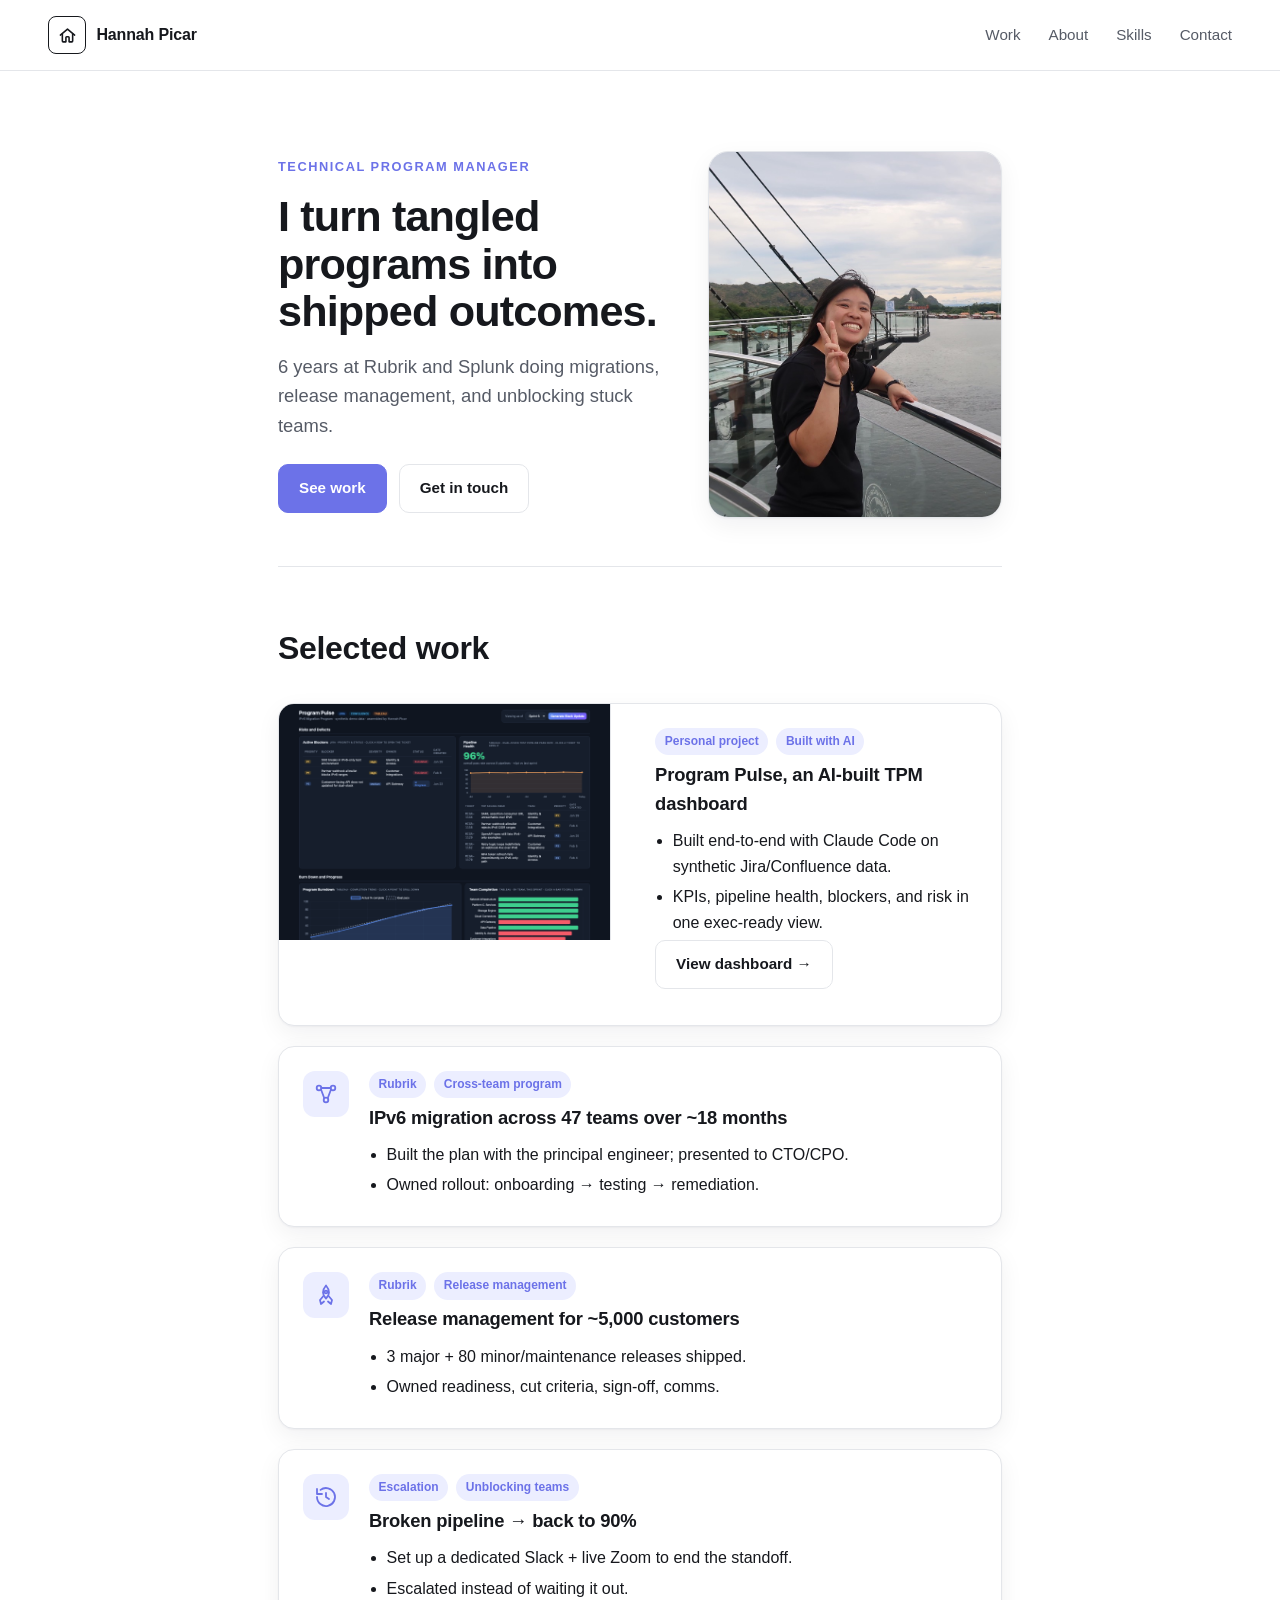
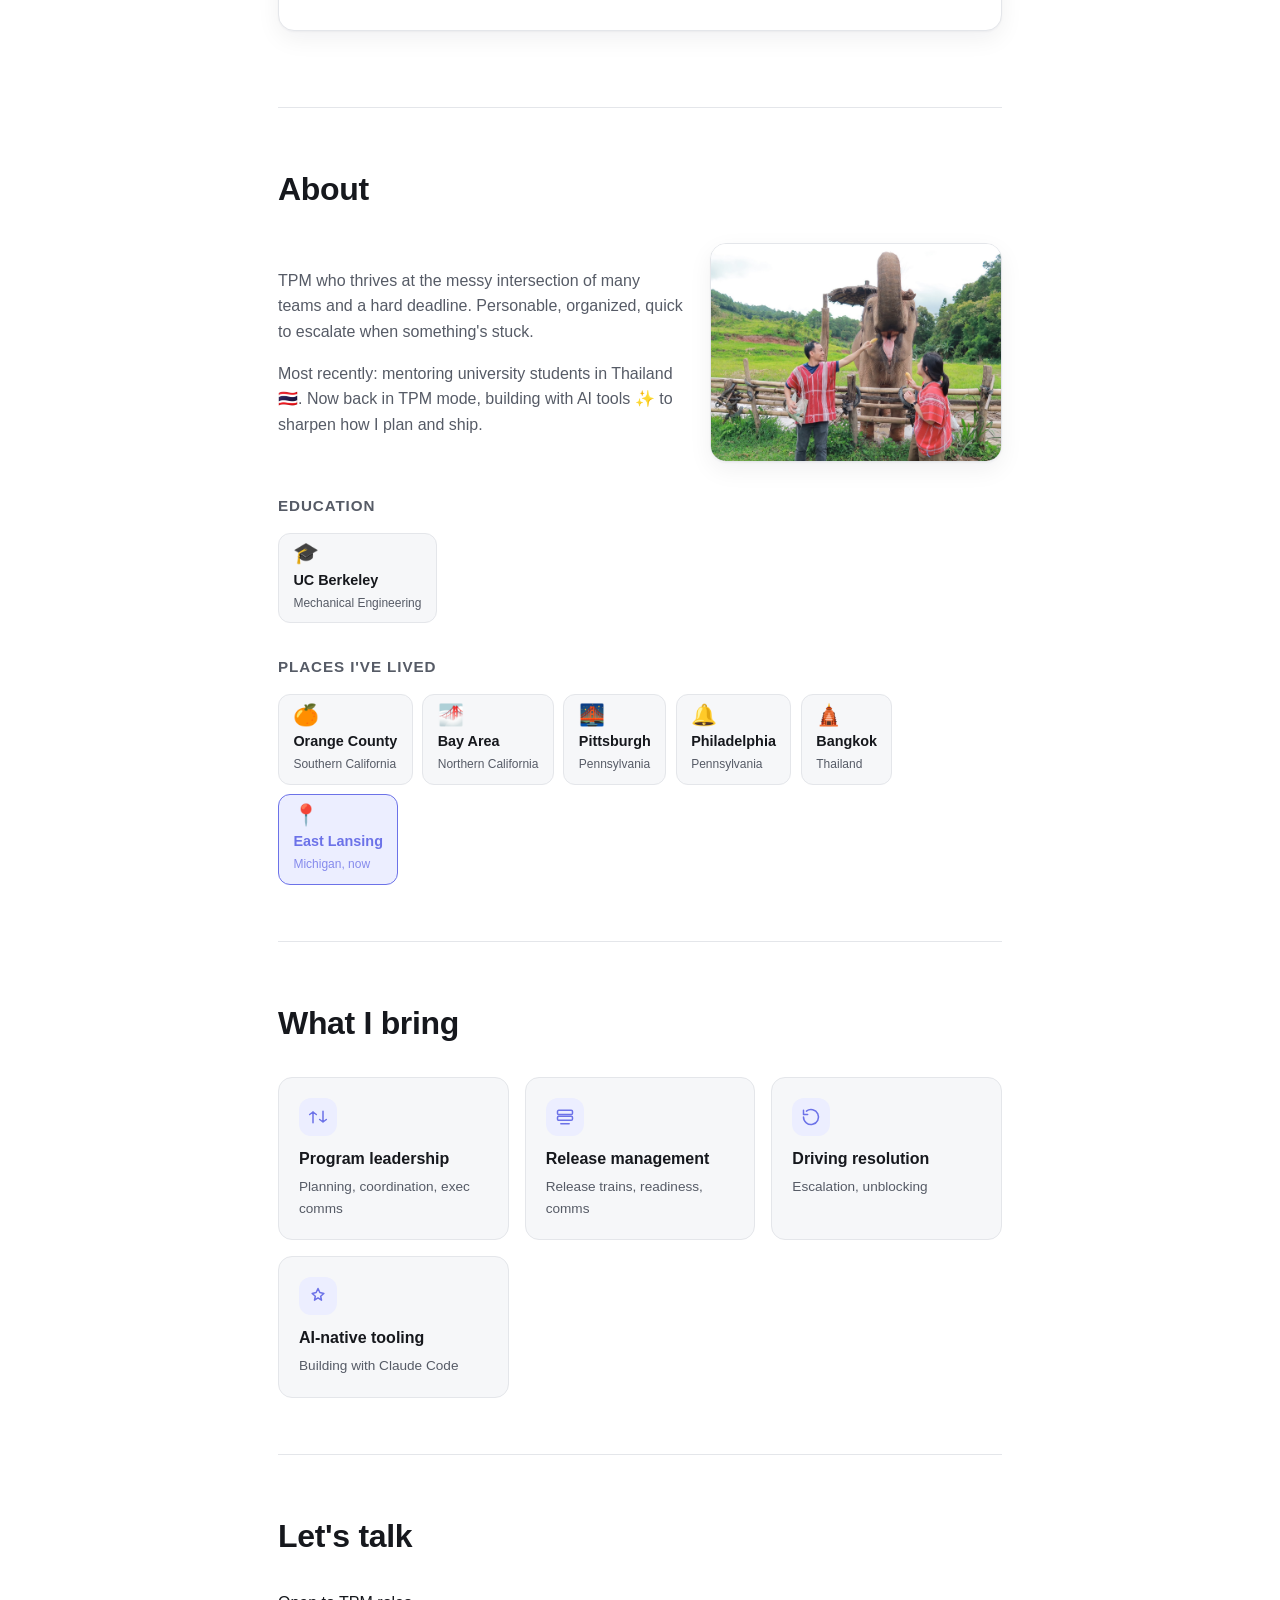
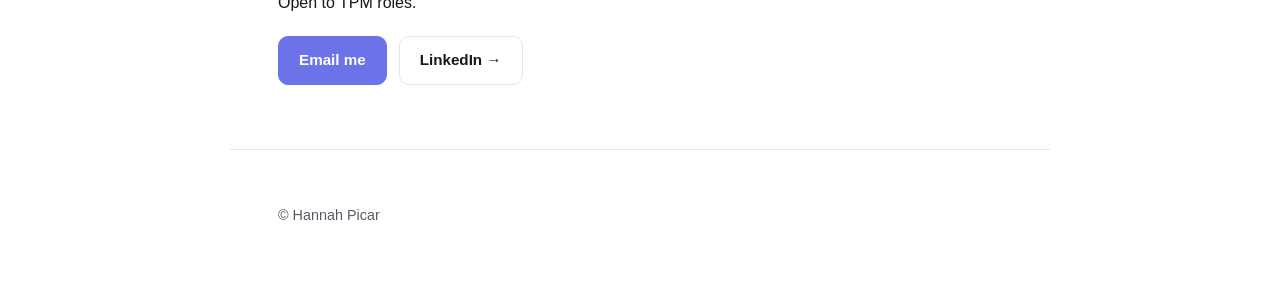
<file: index.html>
<!doctype html>
<html lang="en">
<head>
  <meta charset="utf-8" />
  <meta name="viewport" content="width=device-width, initial-scale=1" />
  <title>Hannah Picar, Technical Program Manager</title>
  <meta name="description" content="Technical Program Manager with 6 years at Rubrik and Splunk. Cross-team migrations, release management, AI-native building." />
  <link rel="stylesheet" href="styles.css" />
  <link rel="icon" href="data:image/svg+xml,<svg xmlns='http://www.w3.org/2000/svg' viewBox='0 0 100 100'><text y='.9em' font-size='90'>🧭</text></svg>" />
</head>
<body>
  <header class="nav">
    <a class="brand-group" href="#top">
      <span class="brand" aria-label="Home">
        <svg viewBox="0 0 24 24" fill="none" stroke="currentColor" stroke-width="2" stroke-linecap="round" stroke-linejoin="round"><path d="M3 11.5 12 4l9 7.5"/><path d="M5.5 10v9a1 1 0 0 0 1 1H10v-5.5a1 1 0 0 1 1-1h2a1 1 0 0 1 1 1V20h3.5a1 1 0 0 0 1-1v-9"/></svg>
      </span>
      <span class="site-name">Hannah Picar</span>
    </a>
    <nav>
      <a href="#work">Work</a>
      <a href="#about">About</a>
      <a href="#skills">Skills</a>
      <a href="#contact">Contact</a>
    </nav>
  </header>

  <main id="top">
    <section class="hero">
      <div class="hero-grid">
        <div>
          <p class="eyebrow">Technical Program Manager</p>
          <h1>I turn tangled programs into shipped outcomes.</h1>
          <p class="lede">6 years at Rubrik and Splunk doing migrations, release management, and unblocking stuck teams.</p>
          <div class="cta">
            <a class="btn primary" href="#work">See work</a>
            <a class="btn" href="#contact">Get in touch</a>
          </div>
        </div>
        <img class="portrait" src="images/hannah-portrait.jpg" alt="Hannah Picar" onerror="this.closest('.hero-grid').classList.add('no-portrait')" />
      </div>
    </section>

    <section id="work" class="section">
      <h2>Selected work</h2>

      <article class="case featured">
        <img class="case-shot" src="images/program-pulse-preview.png" alt="Program Pulse dashboard preview" />
        <div class="case-body">
          <div class="case-meta"><span class="tag">Personal project</span><span class="tag">Built with AI</span></div>
          <h3>Program Pulse, an AI-built TPM dashboard</h3>
          <ul class="wins">
            <li>Built end-to-end with Claude Code on synthetic Jira/Confluence data.</li>
            <li>KPIs, pipeline health, blockers, and risk in one exec-ready view.</li>
          </ul>
          <p><a class="btn" href="tpm-ai-native-dashboard.html" target="_blank" rel="noopener">View dashboard →</a></p>
        </div>
      </article>

      <article class="case">
        <div class="icon-badge">
          <svg viewBox="0 0 24 24" fill="none" stroke="currentColor" stroke-width="1.8" stroke-linecap="round" stroke-linejoin="round"><circle cx="5" cy="6" r="2.3"/><circle cx="19" cy="6" r="2.3"/><circle cx="12" cy="18" r="2.3"/><path d="M7 7.5 10.3 16.3M17 7.5 13.7 16.3M7.3 6h9.4"/></svg>
        </div>
        <div class="case-body">
          <div class="case-meta"><span class="tag">Rubrik</span><span class="tag">Cross-team program</span></div>
          <h3>IPv6 migration across 47 teams over ~18 months</h3>
          <ul class="wins">
            <li>Built the plan with the principal engineer; presented to CTO/CPO.</li>
            <li>Owned rollout: onboarding → testing → remediation.</li>
          </ul>
        </div>
      </article>

      <article class="case">
        <div class="icon-badge">
          <svg viewBox="0 0 24 24" fill="none" stroke="currentColor" stroke-width="1.8" stroke-linecap="round" stroke-linejoin="round"><path d="M12 2.5c2 2.3 3 4.7 3 7 0 2.6-1.3 4.3-3 6-1.7-1.7-3-3.4-3-6 0-2.3 1-4.7 3-7Z"/><path d="M9 13.5 6 17l1 4 3-2.5M15 13.5l3 3.5-1 4-3-2.5"/><circle cx="12" cy="9" r="1.4"/></svg>
        </div>
        <div class="case-body">
          <div class="case-meta"><span class="tag">Rubrik</span><span class="tag">Release management</span></div>
          <h3>Release management for ~5,000 customers</h3>
          <ul class="wins">
            <li>3 major + 80 minor/maintenance releases shipped.</li>
            <li>Owned readiness, cut criteria, sign-off, comms.</li>
          </ul>
        </div>
      </article>

      <article class="case">
        <div class="icon-badge">
          <svg viewBox="0 0 24 24" fill="none" stroke="currentColor" stroke-width="1.8" stroke-linecap="round" stroke-linejoin="round"><path d="M3 12a9 9 0 1 0 3.5-7.1"/><path d="M3 4v5h5"/><path d="M12 8v4l3 2"/></svg>
        </div>
        <div class="case-body">
          <div class="case-meta"><span class="tag">Escalation</span><span class="tag">Unblocking teams</span></div>
          <h3>Broken pipeline → back to 90%</h3>
          <ul class="wins">
            <li>Set up a dedicated Slack + live Zoom to end the standoff.</li>
            <li>Escalated instead of waiting it out.</li>
          </ul>
        </div>
      </article>
    </section>

    <section id="about" class="section about">
      <h2>About</h2>
      <div class="about-grid">
        <div>
          <p>TPM who thrives at the messy intersection of many teams and a hard deadline. Personable, organized, quick to escalate when something's stuck.</p>
          <p>Most recently: mentoring university students in Thailand 🇹🇭. Now back in TPM mode, building with AI tools ✨ to sharpen how I plan and ship.</p>
        </div>
        <img class="about-photo" src="images/thailand-elephant.jpg" alt="Hannah in Thailand" onerror="this.style.display='none'; this.closest('.about-grid').classList.add('no-photo')" />
      </div>

      <h3 class="places-title">Education</h3>
      <ul class="place-list">
        <li><span class="place-icon">🎓</span>UC Berkeley<small>Mechanical Engineering</small></li>
      </ul>

      <h3 class="places-title">Places I've lived</h3>
      <ul class="place-list">
        <li><span class="place-icon">🍊</span>Orange County<small>Southern California</small></li>
        <li><span class="place-icon">🌁</span>Bay Area<small>Northern California</small></li>
        <li><span class="place-icon">🌉</span>Pittsburgh<small>Pennsylvania</small></li>
        <li><span class="place-icon">🔔</span>Philadelphia<small>Pennsylvania</small></li>
        <li><span class="place-icon">🛕</span>Bangkok<small>Thailand</small></li>
        <li class="current"><span class="place-icon">📍</span>East Lansing<small>Michigan, now</small></li>
      </ul>
    </section>

    <section id="skills" class="section">
      <h2>What I bring</h2>
      <div class="skill-grid">
        <div class="skill-card">
          <div class="icon-badge sm"><svg viewBox="0 0 24 24" fill="none" stroke="currentColor" stroke-width="1.8" stroke-linecap="round" stroke-linejoin="round"><path d="M4 19V6M4 6l4 3M4 6l-4 3" transform="translate(2)"/><path d="M20 5v13M20 18l-4-3M20 18l4-3" transform="translate(-2)"/></svg></div>
          <h3>Program leadership</h3>
          <p>Planning, coordination, exec comms</p>
        </div>
        <div class="skill-card">
          <div class="icon-badge sm"><svg viewBox="0 0 24 24" fill="none" stroke="currentColor" stroke-width="1.8" stroke-linecap="round" stroke-linejoin="round"><rect x="3" y="4" width="18" height="5" rx="1.5"/><rect x="3" y="11" width="18" height="5" rx="1.5"/><path d="M7 20h10"/></svg></div>
          <h3>Release management</h3>
          <p>Release trains, readiness, comms</p>
        </div>
        <div class="skill-card">
          <div class="icon-badge sm"><svg viewBox="0 0 24 24" fill="none" stroke="currentColor" stroke-width="1.8" stroke-linecap="round" stroke-linejoin="round"><path d="M3 12a9 9 0 1 0 3.5-7.1"/><path d="M3 4v5h5"/></svg></div>
          <h3>Driving resolution</h3>
          <p>Escalation, unblocking</p>
        </div>
        <div class="skill-card">
          <div class="icon-badge sm"><svg viewBox="0 0 24 24" fill="none" stroke="currentColor" stroke-width="1.8" stroke-linecap="round" stroke-linejoin="round"><path d="m12 3 2.2 4.8L19 9l-3.8 3.3L16.2 17 12 14.3 7.8 17l1-4.7L5 9l4.8-1.2Z"/></svg></div>
          <h3>AI-native tooling</h3>
          <p>Building with Claude Code</p>
        </div>
      </div>
    </section>

    <section id="contact" class="section contact">
      <h2>Let's talk</h2>
      <p>Open to TPM roles.</p>
      <p class="contact-links">
        <a class="btn primary" href="mailto:hannah.picar@acts2.network">Email me</a>
        <a class="btn" href="https://linkedin.com/in/hannahling0" target="_blank" rel="noopener">LinkedIn →</a>
      </p>
    </section>
  </main>

  <footer>
    <p>© Hannah Picar</p>
  </footer>
</body>
</html>
</file>
<file: styles.css>
:root {
  --bg: #ffffff;
  --bg-alt: #f6f7f9;
  --fg: #16181d;
  --fg-soft: #565b66;
  --accent: #6c72e8;
  --accent-soft: #eceeff;
  --border: #e4e6ea;
  --card: #ffffff;
  --shadow: 0 1px 2px rgba(16,24,40,.04), 0 8px 24px rgba(16,24,40,.06);
  --maxw: 820px;
}

@media (prefers-color-scheme: dark) {
  :root {
    --bg: #0f1115;
    --bg-alt: #14171d;
    --fg: #eceef2;
    --fg-soft: #9aa2b1;
    --accent: #9aa0ff;
    --accent-soft: #262a4a;
    --border: #262a33;
    --card: #161a21;
    --shadow: 0 1px 2px rgba(0,0,0,.3), 0 8px 24px rgba(0,0,0,.35);
  }
}

* { box-sizing: border-box; }

html { scroll-behavior: smooth; }

body {
  margin: 0;
  font-family: -apple-system, BlinkMacSystemFont, "Segoe UI", Inter, Roboto, Helvetica, Arial, sans-serif;
  color: var(--fg);
  background: var(--bg);
  line-height: 1.6;
  -webkit-font-smoothing: antialiased;
}

a { color: var(--accent); text-decoration: none; }
a:hover { text-decoration: underline; }

/* Nav */
.nav {
  position: sticky;
  top: 0;
  z-index: 10;
  display: flex;
  justify-content: space-between;
  align-items: center;
  padding: 1rem clamp(1rem, 5vw, 3rem);
  background: color-mix(in srgb, var(--bg) 85%, transparent);
  backdrop-filter: saturate(180%) blur(10px);
  border-bottom: 1px solid var(--border);
}
.brand-group { display: flex; align-items: center; gap: .65rem; }
.brand-group:hover { text-decoration: none; }
.brand {
  display: flex;
  align-items: center;
  justify-content: center;
  width: 38px;
  height: 38px;
  flex-shrink: 0;
  border: 1.5px solid var(--fg);
  color: var(--fg);
  border-radius: 8px;
}
.brand svg { width: 19px; height: 19px; }
.brand-group:hover .brand { background: var(--fg); color: var(--bg); }
.site-name { font-weight: 700; letter-spacing: -.01em; color: var(--fg); font-size: 1rem; }
.nav nav { display: flex; gap: clamp(.75rem, 3vw, 1.75rem); }
.nav nav a { color: var(--fg-soft); font-size: .95rem; }
.nav nav a:hover { color: var(--fg); text-decoration: none; }

/* Layout */
main { max-width: var(--maxw); margin: 0 auto; padding: 0 clamp(1rem, 5vw, 3rem); }
.section { padding: 3.5rem 0; border-top: 1px solid var(--border); }

/* Hero */
.hero { padding: clamp(2.5rem, 7vw, 5rem) 0 3rem; }
.hero-grid { display: grid; grid-template-columns: 1.3fr 1fr; gap: clamp(1.5rem, 4vw, 3rem); align-items: center; }
.hero-grid.no-portrait { grid-template-columns: 1fr; }
.hero-grid.no-portrait .portrait { display: none; }
.portrait {
  width: 100%;
  aspect-ratio: 4 / 5;
  object-fit: cover;
  object-position: 20% center;
  border-radius: 20px;
  border: 1px solid var(--border);
  box-shadow: var(--shadow);
}
.eyebrow {
  text-transform: uppercase;
  letter-spacing: .12em;
  font-size: .8rem;
  font-weight: 600;
  color: var(--accent);
  margin: 0 0 1rem;
}
.hero h1 {
  font-size: clamp(1.8rem, 4.6vw, 2.7rem);
  line-height: 1.1;
  letter-spacing: -.02em;
  margin: 0 0 1rem;
}
.lede { font-size: clamp(1rem, 2vw, 1.15rem); color: var(--fg-soft); max-width: 48ch; margin: 0 0 1.5rem; }

@media (max-width: 720px) {
  .hero-grid { grid-template-columns: 1fr; }
  .portrait { max-width: 260px; margin: 0 auto; }
}

.cta { display: flex; gap: .75rem; flex-wrap: wrap; }
.btn {
  display: inline-block;
  padding: .7rem 1.25rem;
  border-radius: 10px;
  border: 1px solid var(--border);
  color: var(--fg);
  font-weight: 600;
  font-size: .95rem;
}
.btn:hover { text-decoration: none; border-color: var(--fg-soft); }
.btn.primary { background: var(--accent); border-color: var(--accent); color: #fff; }
.btn.primary:hover { filter: brightness(1.06); }

/* Headings */
h2 { font-size: clamp(1.5rem, 3vw, 2rem); letter-spacing: -.01em; margin: 0 0 1.75rem; }

/* Cases */
.case {
  display: flex;
  gap: 1.25rem;
  align-items: flex-start;
  background: var(--card);
  border: 1px solid var(--border);
  border-radius: 16px;
  padding: 1.5rem;
  margin-bottom: 1.25rem;
  box-shadow: var(--shadow);
}
.case h3 { font-size: 1.15rem; margin: .3rem 0 .6rem; letter-spacing: -.01em; }
.case p { margin: 0 0 .75rem; color: var(--fg-soft); }
.case-body { flex: 1; min-width: 0; }
.case-meta { display: flex; gap: .5rem; flex-wrap: wrap; margin-bottom: .3rem; }
.tag {
  font-size: .75rem;
  font-weight: 600;
  padding: .25rem .6rem;
  border-radius: 999px;
  background: var(--accent-soft);
  color: var(--accent);
}
.wins { margin: 0; padding-left: 1.1rem; color: var(--fg); }
.wins li { margin: .3rem 0; }

.icon-badge {
  flex-shrink: 0;
  width: 46px;
  height: 46px;
  border-radius: 12px;
  background: var(--accent-soft);
  color: var(--accent);
  display: flex;
  align-items: center;
  justify-content: center;
}
.icon-badge svg { width: 24px; height: 24px; }
.icon-badge.sm { width: 38px; height: 38px; margin-bottom: .6rem; }
.icon-badge.sm svg { width: 20px; height: 20px; }

.case.featured { flex-direction: column; padding: 0; overflow: hidden; }
.case.featured .case-shot { width: 100%; display: block; border-bottom: 1px solid var(--border); }
.case.featured .case-body { padding: 1.5rem; }

@media (min-width: 640px) {
  .case.featured { flex-direction: row; }
  .case.featured .case-shot {
    width: 46%;
    border-bottom: none;
    border-right: 1px solid var(--border);
    object-fit: cover;
  }
}

@media (max-width: 520px) {
  .case { flex-direction: column; }
}

/* About */
.about-grid { display: grid; grid-template-columns: 1.4fr 1fr; gap: 1.5rem; align-items: center; }
.about p { max-width: 55ch; color: var(--fg-soft); font-size: 1rem; }
.about-photo {
  width: 100%;
  aspect-ratio: 4 / 3;
  object-fit: cover;
  border-radius: 16px;
  border: 1px solid var(--border);
  box-shadow: var(--shadow);
}
.about-grid.no-photo { grid-template-columns: 1fr; }

@media (max-width: 640px) {
  .about-grid { grid-template-columns: 1fr; }
}

.places-title { font-size: .95rem; font-weight: 700; margin: 2rem 0 .9rem; color: var(--fg-soft); text-transform: uppercase; letter-spacing: .06em; }
.place-list {
  list-style: none;
  display: flex;
  flex-wrap: wrap;
  gap: .6rem;
  margin: 0;
  padding: 0;
}
.place-list li {
  display: flex;
  flex-direction: column;
  align-items: flex-start;
  gap: .1rem;
  background: var(--bg-alt);
  border: 1px solid var(--border);
  border-radius: 12px;
  padding: .6rem .9rem;
  font-size: .9rem;
  font-weight: 600;
  color: var(--fg);
}
.place-icon { font-size: 1.3rem; line-height: 1; margin-bottom: .2rem; }
.place-list small { font-weight: 500; color: var(--fg-soft); font-size: .75rem; }
.place-list li.current {
  background: var(--accent-soft);
  border-color: var(--accent);
  color: var(--accent);
}
.place-list li.current small { color: var(--accent); opacity: .8; }

/* Skills */
.skill-grid { display: grid; grid-template-columns: repeat(auto-fit, minmax(180px, 1fr)); gap: 1rem; }
.skill-card {
  background: var(--bg-alt);
  border: 1px solid var(--border);
  border-radius: 14px;
  padding: 1.25rem;
}
.skill-card h3 { margin: 0 0 .3rem; font-size: 1rem; }
.skill-card p { margin: 0; color: var(--fg-soft); font-size: .85rem; }

/* Contact */
.contact-links { display: flex; gap: .75rem; flex-wrap: wrap; margin: 1.25rem 0 .5rem; }
.note { font-size: .85rem; color: var(--fg-soft); }

footer {
  max-width: var(--maxw);
  margin: 0 auto;
  padding: 2.5rem clamp(1rem, 5vw, 3rem) 3.5rem;
  color: var(--fg-soft);
  font-size: .9rem;
  border-top: 1px solid var(--border);
}
</file>
